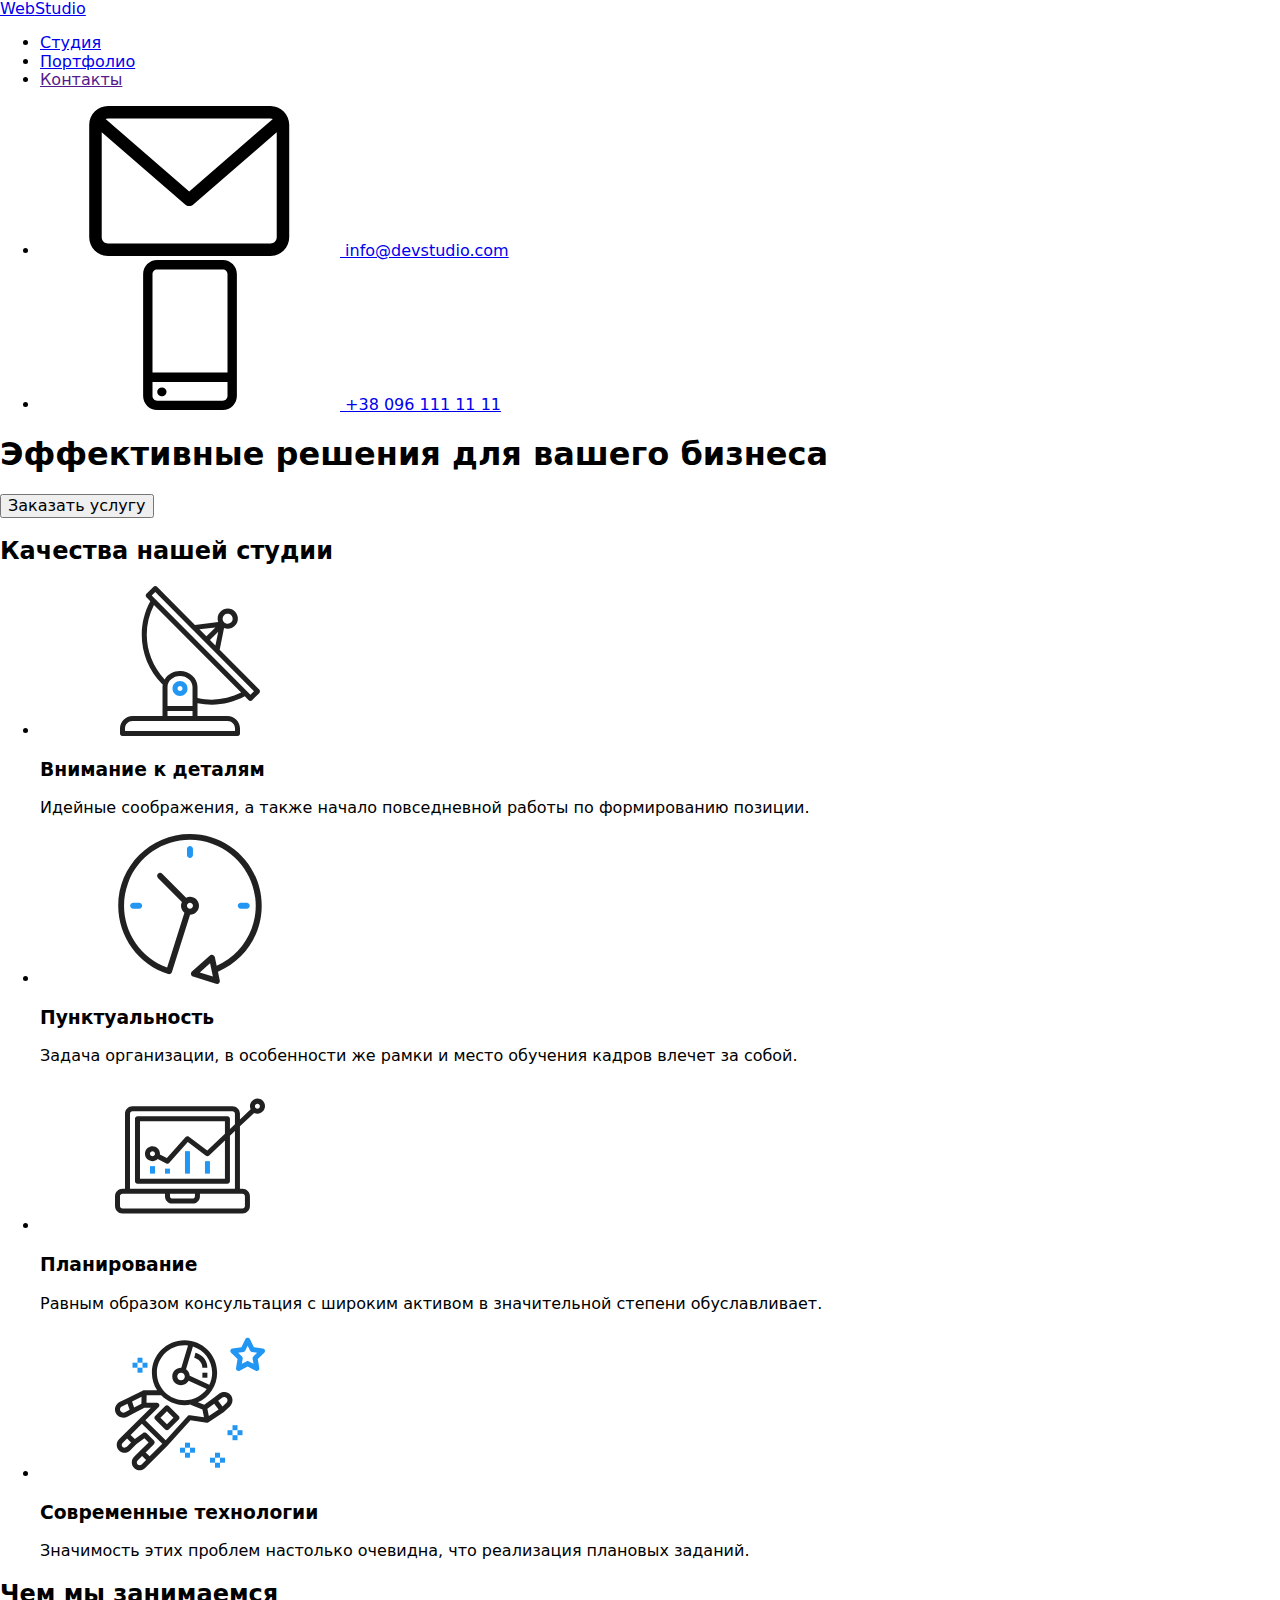
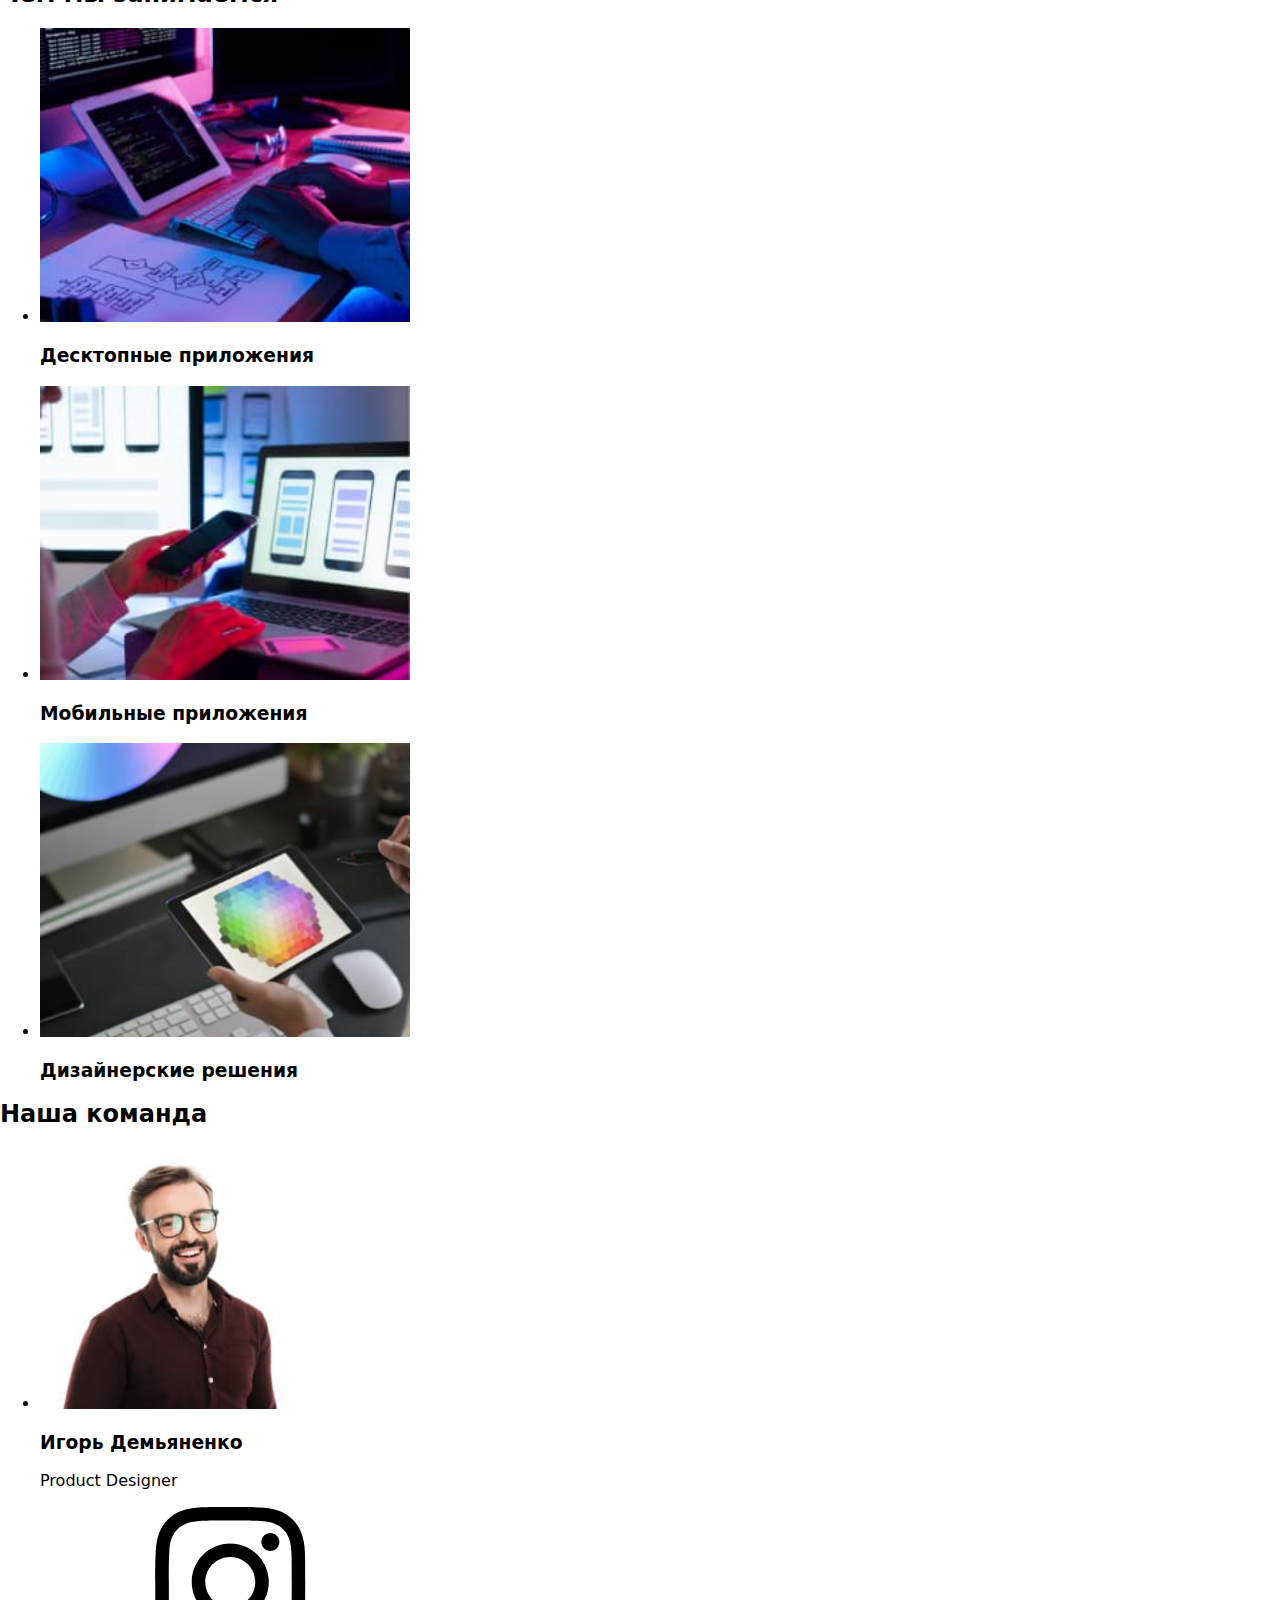
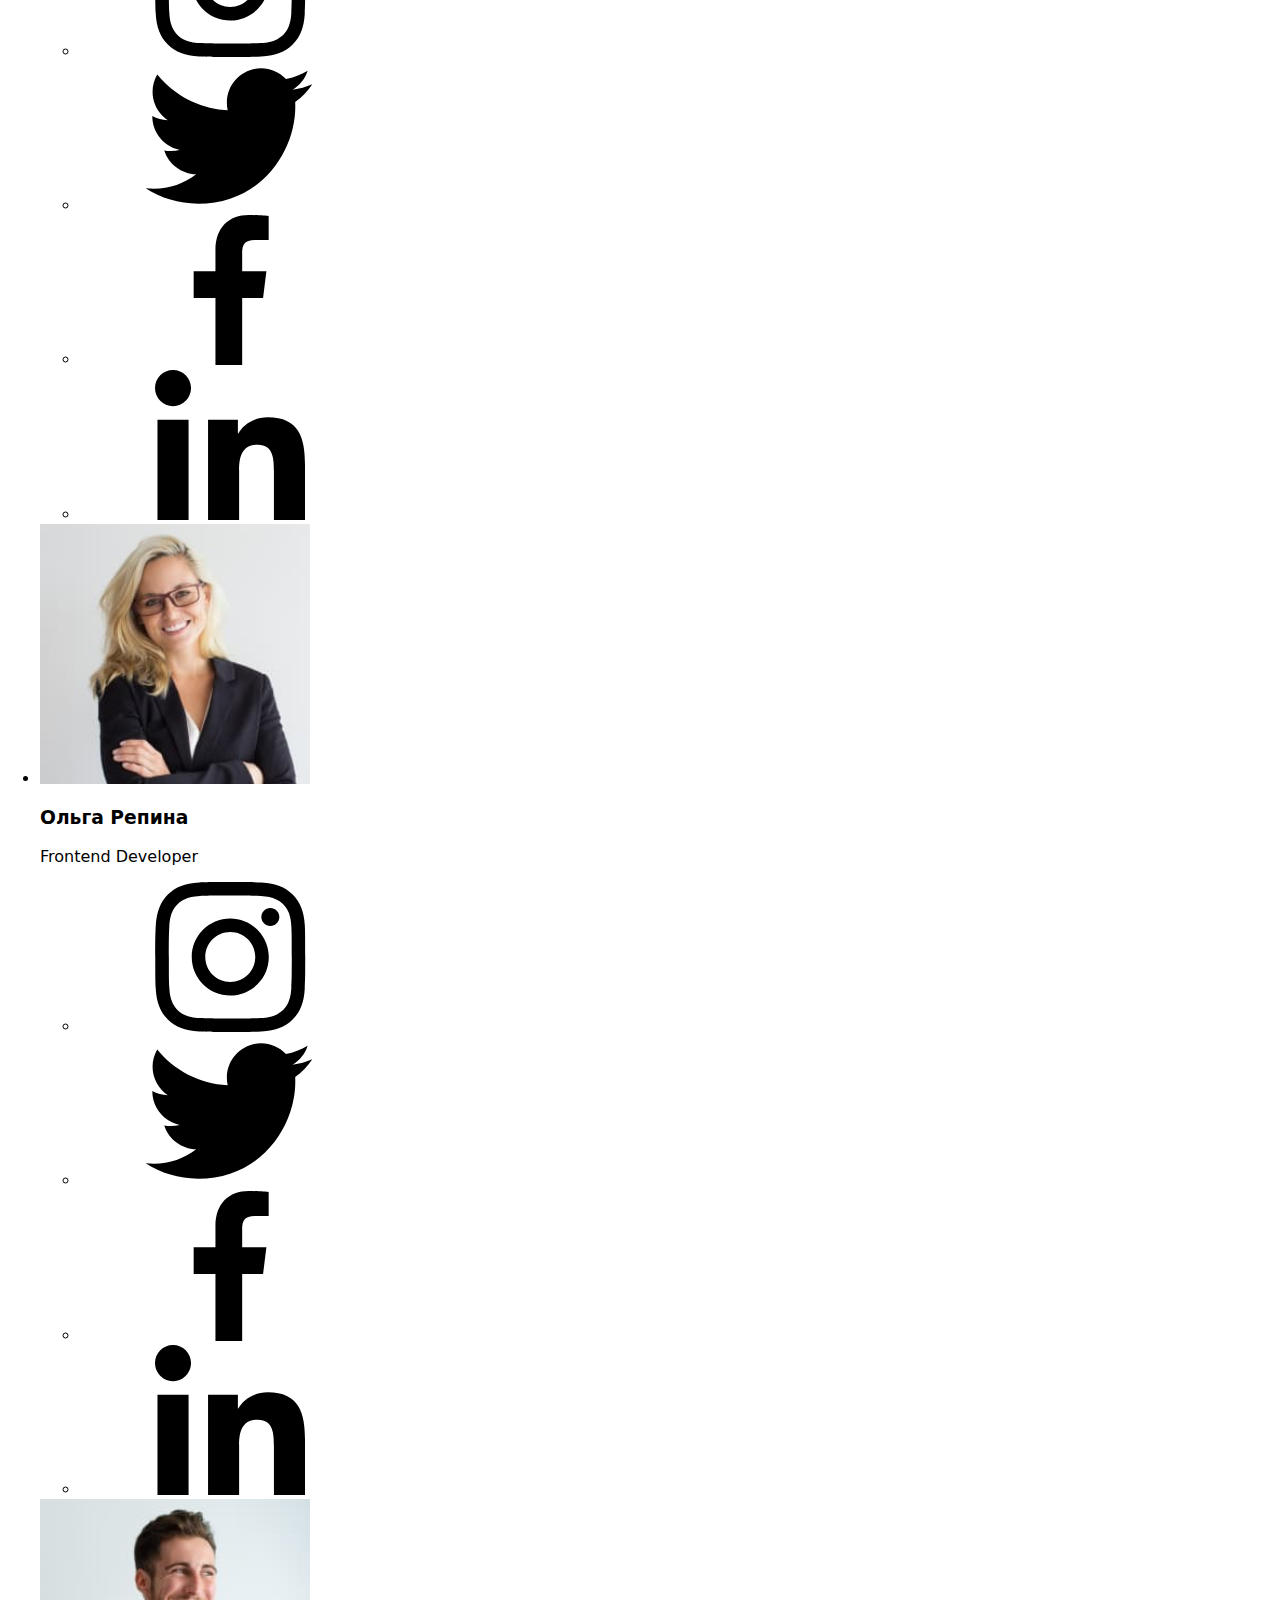
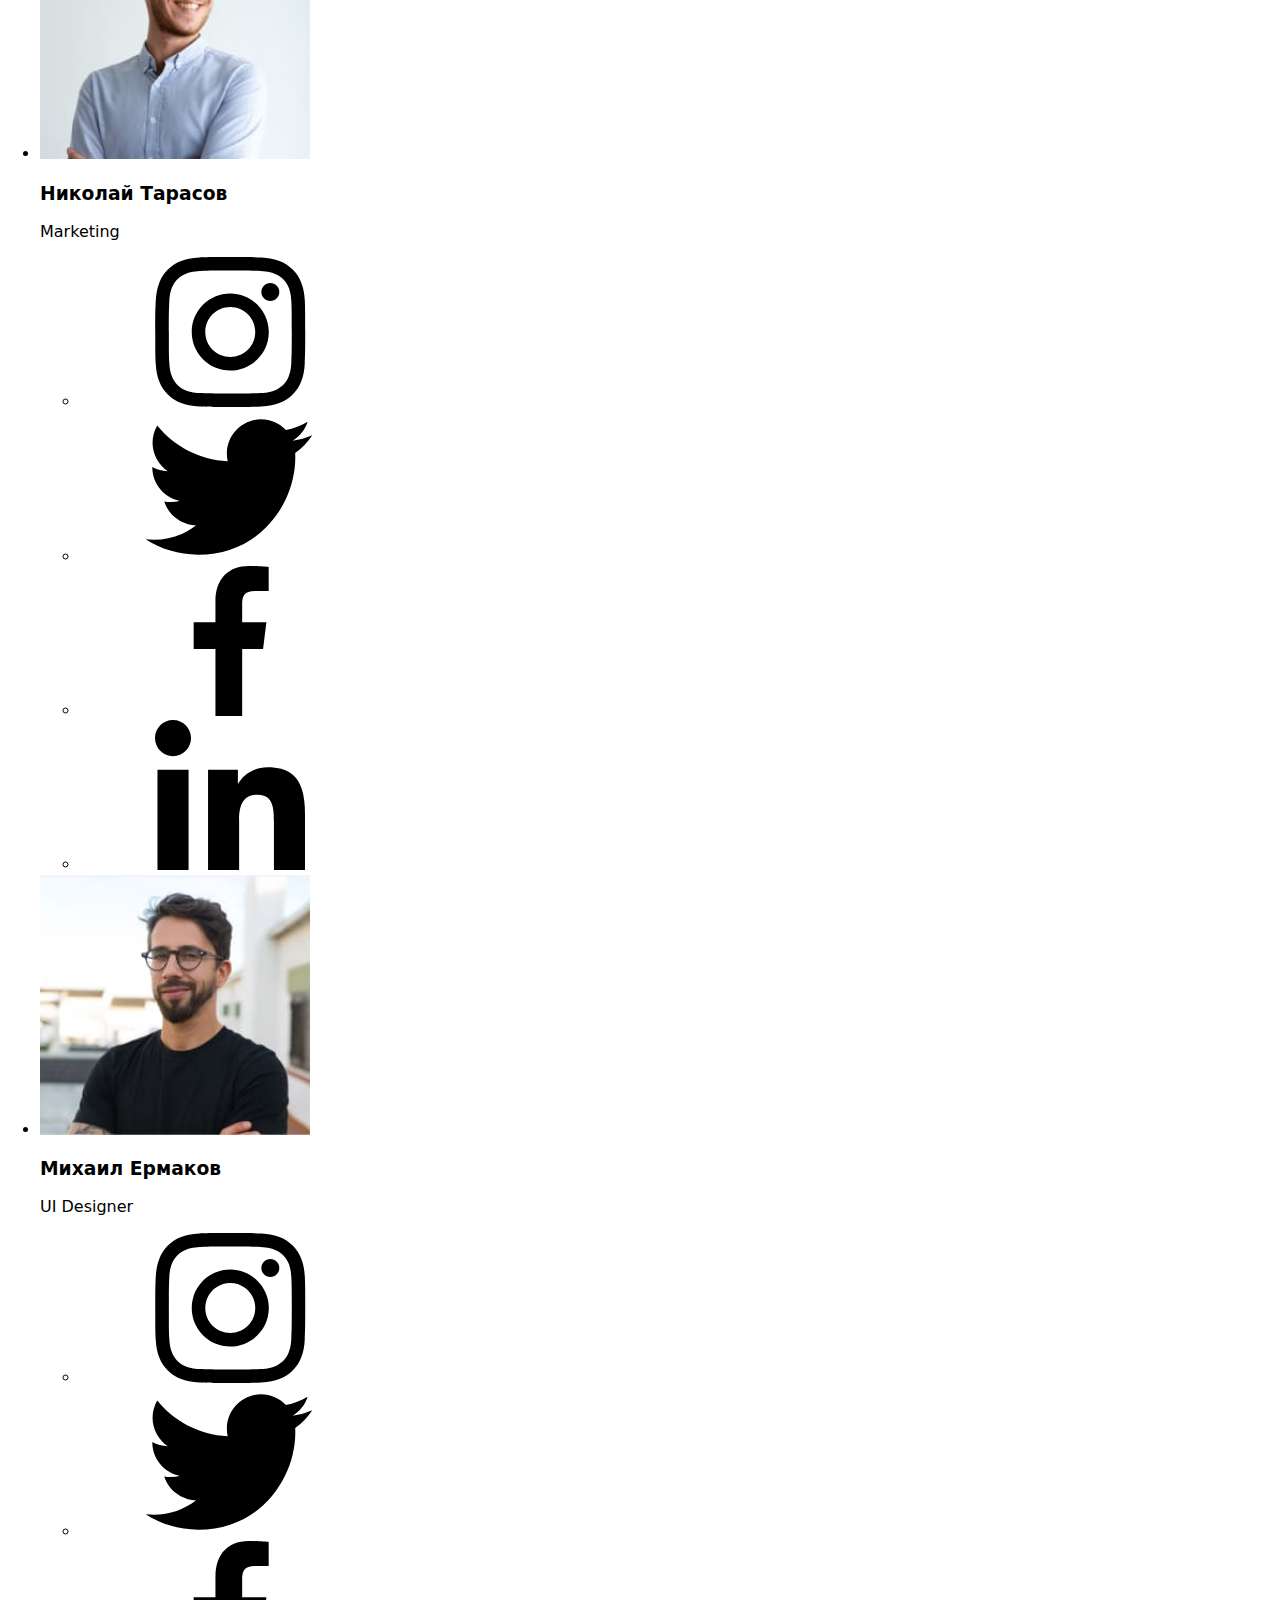
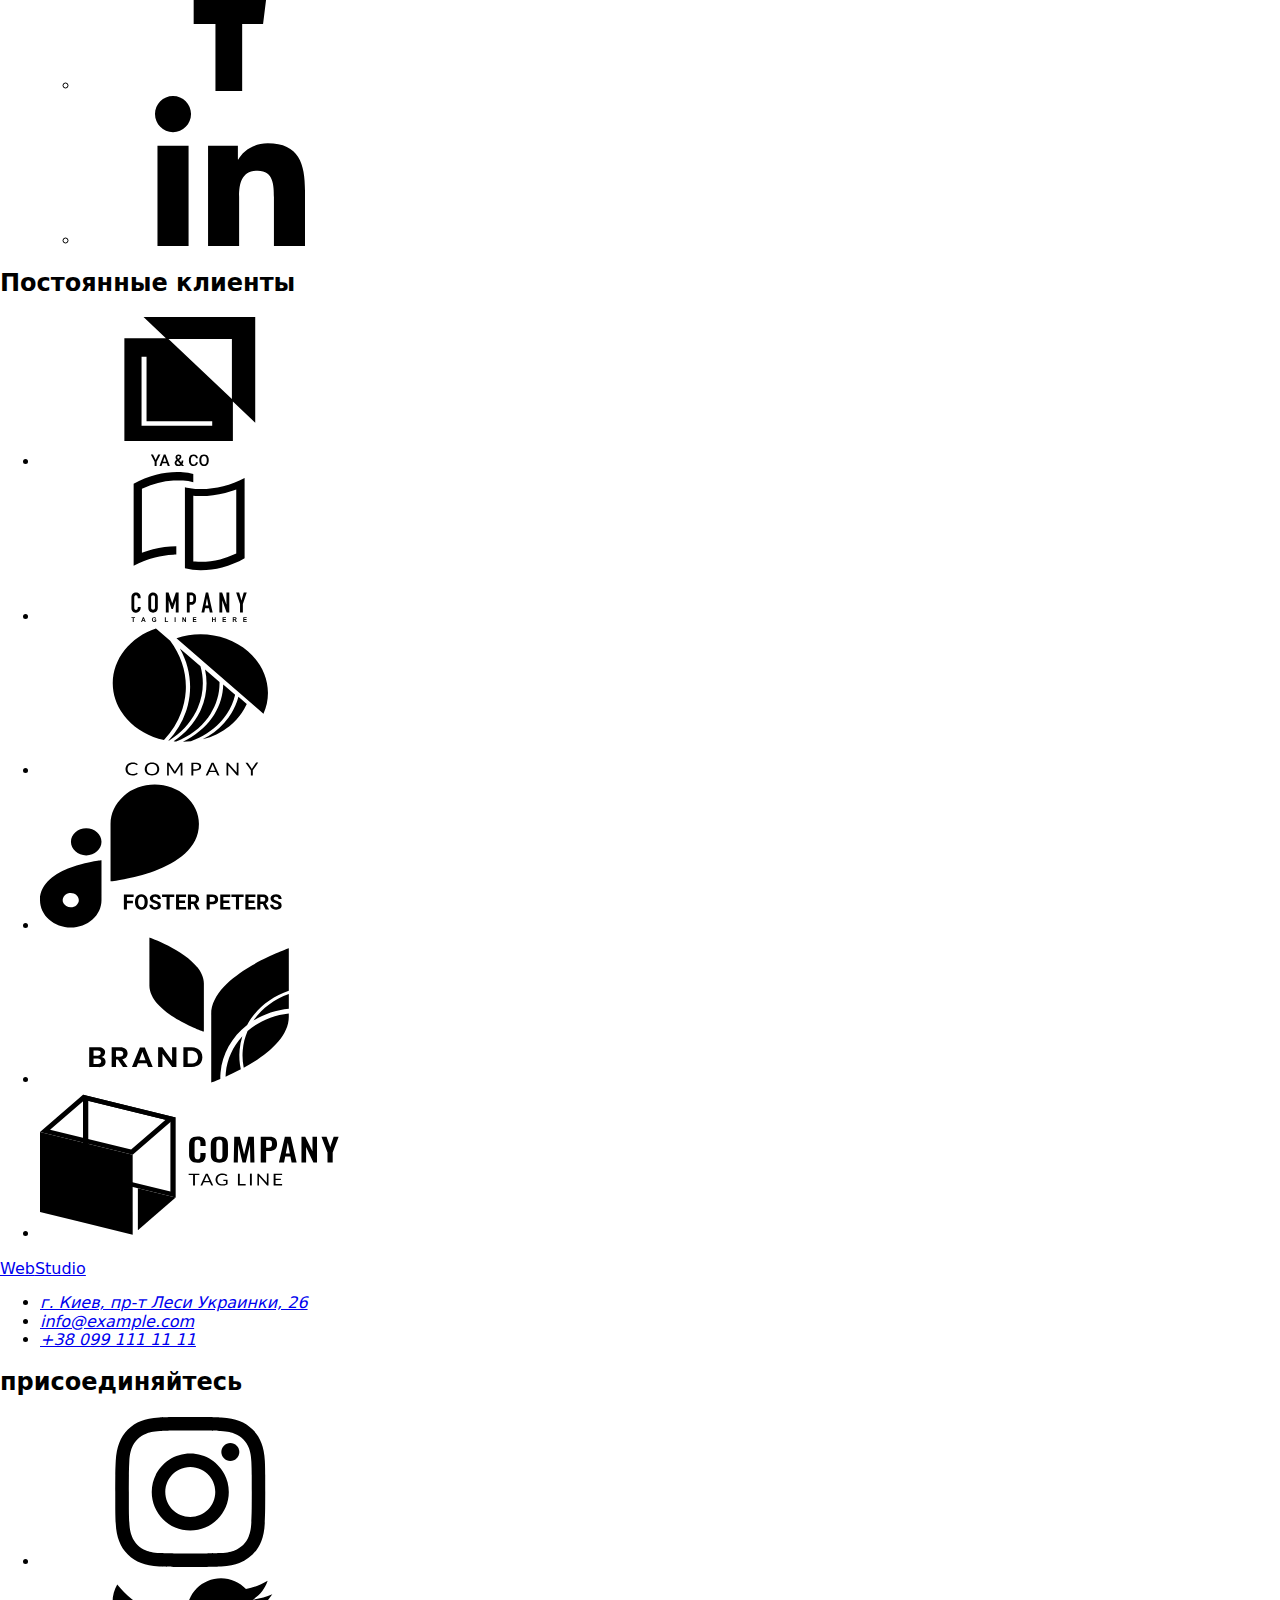
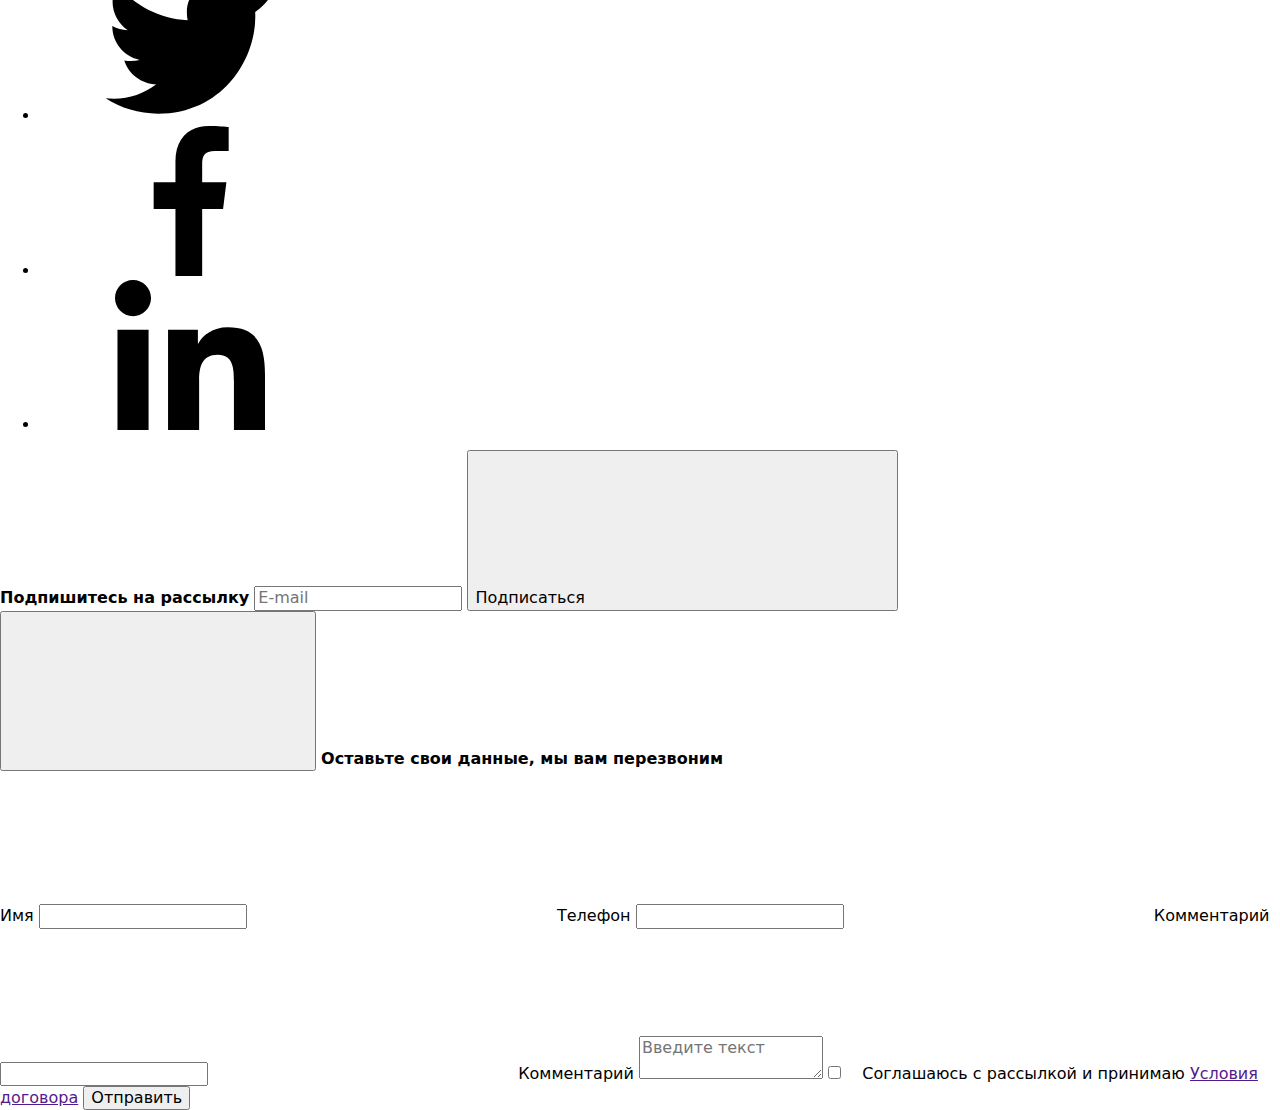
<file: index.html>
<!DOCTYPE html>
<html lang="ru">
<head>
    <meta charset="UTF-8">
    <meta name="viewport" content="width=device-width, initial-scale=1.0">
    <title lang="en">WebStudio</title>
    <link rel="stylesheet" href="https://cdnjs.cloudflare.com/ajax/libs/modern-normalize/1.0.0/modern-normalize.min.css">
    <!--<link rel="stylesheet" href="./css/stylas.css">--> 
    <link rel="stylesheet" href="./css/main.min.css">
    <link rel="stylesheet" href="https://cdnjs.cloudflare.com/ajax/libs/animate.css/4.1.1/animate.min.css">
    <link rel="preconnect" href="https://fonts.gstatic.com">
    <link href="https://fonts.googleapis.com/css2?family=Raleway:wght@700&family=Roboto:wght@400;500;700;900&display=swap"
        rel="stylesheet">
</head>
<body>
    <!--Header-->
    <header class="header">
        <div class=" header__contacts">
            <nav class="header__nav">
                <a class=" logo heder__logo  link animate__pulse animate__animated" href="index.html" lang="en"> <span class="logo__span">Web</span>Studio</a>
                <ul class="nav__list list">
                    <li class="nav__list__item">
                        <a class="navigation-link activ  link" href="index.html">Студия</a>
                    </li>
                    <li class="nav__list__item">
                        <a class="navigation-link link" href="portfolio.html">Портфолио</a>
                    </li>
                    <li class="nav__list__item">
                        <a class="nav__list__link link" href="">Контакты</a>
                    </li>
                </ul>
            </nav>
            <ul class="header-contacts-list list">
                <li class="header-contacts-item">
                    <a class="header-contacts-link mailto link" href="mailto:info@devstudio.com">
                        <svg class="contacts-svg email-svg">
                            <use href="./images/sprite.svg#icon-email"></use>
                        </svg>
                        info@devstudio.com
                    </a>
                </li>
                <li class="header-contacts-item">
                    <a class="header-contacts-link tel link" href="tel:+380961111111">                    
                        <svg class="contacts-svg tel-svg">
                            <use href="./images/sprite.svg#icon-smartphone"></use>
                        </svg>
                        +38 096 111 11 11
                    </a>
                </li>
            </ul>
        </div>
    </header>
<!--Hero--> 
<main>
    <section class="hero">
        <div class="container">
            <h1 class="hero-item">Эффективные решения для вашего бизнеса</h1>
            <button class="modal-button " data-modal-open type="button" >Заказать услугу</button>
        </div>
    </section>
    <!--Content-->
    <!--My anvantages-->
    <section class="background-anvantages">
        <div  class=" container container-anvantages">
            <h2 class="visually-hidden">Качества нашей студии</h2>
            <ul class="list-anvantages list">
                <li class="item-anvantages">
                    <div class="svg-background">
                        <svg class="anvantages-svg">
                            <use href="./images/sprite.svg#icon-antenna"></use>
                        </svg>
                    </div>
                    <h3 class="anvantages-heading">Внимание к деталям</h3>
                    <p class="content">Идейные соображения, а также начало повседневной работы по формированию позиции.</p>
                </li>
                <li class="item-anvantages">
                    <div class="svg-background">
                        <svg class="anvantages-svg">
                            <use href="./images/sprite.svg#icon-clock"></use>
                        </svg>
                    </div>
                    <h3 class="anvantages-heading">Пунктуальность</h3>
                    <p class="content">Задача организации, в особенности же рамки и место обучения кадров влечет за собой.</p>
                </li>
                <li class="item-anvantages">
                    <div class="svg-background">
                        <svg class="anvantages-svg">
                            <use href="./images/sprite.svg#icon-diagram"></use>
                        </svg>
                    </div>
                    <h3 class="anvantages-heading">Планирование</h3>
                    <p class="content">Равным образом консультация с широким активом в значительной степени обуславливает.</p>
                </li>
                <li class="item-anvantages">
                    <div class="svg-background">
                        <svg class="anvantages-svg">
                            <use href="./images/sprite.svg#icon-astronaut"></use>
                        </svg>
                    </div>
                    <h3 class="anvantages-heading">Современные технологии</h3>
                    <p class="content">Значимость этих проблем настолько очевидна, что реализация плановых заданий.</p>
                </li>
            </ul>
        </div>         
    </section>
    <!--My work-->
    <section class="background work-list-container">
        <div class="container">
            <h2 class="second-heading hi-work">Чем мы занимаемся</h2>
            <ul class="work-list list">
                <li class="item-work">
                    <img class="work-img-first" src="./images/image1.jpg" alt="Фото рабочего места" width="370" height="294">
                    <div class="img-nama"> 
                        <h3>Десктопные приложения</h3>
                    </div>
                </li>
                <li class="item-work">
                    <img class="work-img-second" src="./images/image2.jpg" alt="Фото рабочего места со смартфона" width="370" height="294">
                    <div class="img-nama">
                        <h3>Мобильные приложения</h3>
                    </div>
                </li>
                <li class="item-work">
                    <img class="work-img-third" src="./images/image3.jpg" alt="Фото рабочего места с планшета" width="370" height="294">
                    <div class="img-nama">
                        <h3>Дизайнерские решения</h3>
                    </div>
                </li>
            </ul>
        </div>
    </section>
    <!--My command-->
    <section class="my-command">
        <div class="container">        
            <h2 class="second-heading h-command">Наша команда</h2>
            <ul class="command-list list">
                <li class="item-command">
                    <img src="./images/image4.jpg" alt="Фото" width="270" height="260">
                   <div class="text-comand">
                       <h3 class="third-heading">Игорь Демьяненко</h3>
                       <p class="content-command" lang="en">Product Designer</p>
                       <ul class="scocial-list list">
                           <li class="social-item">
                                <a class="social-link link" href="">
                                    <svg class="social-svg">
                                        <use href="./images/sprite.svg#icon-instagram"></use>
                                    </svg>
                                </a>
                           </li>
                           <li class="social-item">
                               <a class="social-link link" href="">
                                   <svg class="social-svg">
                                        <use href="./images/sprite.svg#icon-twitter"></use>
                                    </svg>
                                </a>                                    
                           </li>                            
                           <li class="social-item">                            
                               <a class="social-link link" href="">
                                   <svg class="social-svg">
                                        <use href="./images/sprite.svg#icon-facebook"></use>
                                    </svg>
                                </a>
                           </li>
                           <li class="social-item">
                               <a class="social-link link" href="">
                                   <svg class="social-svg">
                                        <use href="./images/sprite.svg#icon-linkedin"></use>
                                    </svg>
                                </a>
                           </li>
                       </ul>
                    </div> 
                </li>
                <li class="item-command">
                    <img src="./images/image5.jpg" alt="Фото" width="270" height="260">
                   <div class="text-comand">                        
                       <h3 class="third-heading">Ольга Репина</h3>
                       <p class="content-command" lang="an">Frontend Developer</p>
                        <ul class="scocial-list list">
                            <li class="social-item">
                                <a class="social-link link" href="">
                                    <svg class="social-svg">
                                        <use href="./images/sprite.svg#icon-instagram"></use>
                                    </svg>
                                </a>
                            </li>
                            <li class="social-item">
                                <a class="social-link link" href="">
                                    <svg class="social-svg">
                                        <use href="./images/sprite.svg#icon-twitter"></use>
                                    </svg>
                                </a>
                            </li>
                            <li class="social-item">
                                <a class="social-link link" href="">
                                    <svg class="social-svg">
                                        <use href="./images/sprite.svg#icon-facebook"></use>
                                    </svg>
                                </a>
                            </li>
                            <li class="social-item">
                                <a class="social-link link" href="">
                                    <svg class="social-svg">
                                        <use href="./images/sprite.svg#icon-linkedin"></use>
                                    </svg>
                                </a>
                            </li>
                        </ul>                    
                    </div>
                </li>
                <li class="item-command">
                    <img src="./images/image6.jpg" alt="Фото" width="270" height="260">
                   <div class="text-comand"> 
                       <h3 class="third-heading">Николай Тарасов</h3>
                       <p class="content-command" lang="en">Marketing</p>
                        <ul class="scocial-list list">
                            <li class="social-item">
                                <a class="social-link link" href="">
                                    <svg class="social-svg">
                                        <use href="./images/sprite.svg#icon-instagram"></use>
                                    </svg>
                                </a>
                            </li>
                            <li class="social-item">
                                <a class="social-link link" href="">
                                    <svg class="social-svg">
                                        <use href="./images/sprite.svg#icon-twitter"></use>
                                    </svg>
                                </a>
                            </li>
                            <li class="social-item">
                                <a class="social-link link" href="">
                                    <svg class="social-svg">
                                        <use href="./images/sprite.svg#icon-facebook"></use>
                                    </svg>
                                </a>
                            </li>
                            <li class="social-item">
                                <a class="social-link link" href="">
                                    <svg class="social-svg">
                                        <use href="./images/sprite.svg#icon-linkedin"></use>
                                    </svg>
                                </a>
                            </li>
                        </ul>
                    </div>
                </li>
                <li class="item-command">
                    <img src="./images/image7.jpg" alt="Фото" width="270" height="260">
                   <div class="text-comand"> 
                       <h3 class="third-heading">Михаил Ермаков</h3>
                       <p class="content-command" lang="en">UI Designer</p>
                        <ul class="scocial-list list">
                            <li class="social-item">
                                <a class="social-link link" href="">
                                    <svg class="social-svg">
                                        <use href="./images/sprite.svg#icon-instagram"></use>
                                    </svg>
                                </a>
                            </li>
                            <li class="social-item">
                                <a class="social-link link" href="">
                                    <svg class="social-svg">
                                        <use href="./images/sprite.svg#icon-twitter"></use>
                                    </svg>
                                </a>
                            </li>
                            <li class="social-item">
                                <a class="social-link link" href="">
                                    <svg class="social-svg">
                                        <use href="./images/sprite.svg#icon-facebook"></use>
                                    </svg>
                                </a>
                            </li>
                            <li class="social-item">
                                <a class="social-link link" href="">
                                    <svg class="social-svg">
                                        <use href="./images/sprite.svg#icon-linkedin"></use>
                                    </svg>
                                </a>
                            </li>
                        </ul>
                    </div>
                </li>
            </ul>
        </div>
    </section>
      <!--Clients-->
    <section class="clients">
        <div class="container clients-container">
            <h2 class="second-heading">Постоянные клиенты</h2>
            <ul class="clients-list">
                <li class="clients-item list">
                    <a class="link-clients-svg list" href="">                    
                        <svg class="clients-svg svg-first">
                            <use href="./images/sprite.svg#icon-group"></use>
                        </svg>
                    </a>
                </li>
                <li class="clients-item list">
                    <a class="link-clients-svg list" href="">
                        <svg class="clients-svg svg-second">
                            <use href="./images/sprite.svg#icon-group-1"></use>
                        </svg>
                    </a>                    
                </li>
                <li class="clients-item list">
                    <a class="link-clients-svg list" href="">
                        <svg class="clients-svg svg-third">
                            <use href="./images/sprite.svg#icon-group-2"></use>
                        </svg>
                    </a>
                </li>
                <li class="clients-item list">
                    <a class="link-clients-svg list" href="">
                        <svg class="clients-svg svg-quarters">
                            <use href="./images/sprite.svg#icon-group-3"></use>
                        </svg>
                    </a>
                </li>
                <li class="clients-item list">
                    <a class="link-clients-svg list" href="">
                        <svg class="clients-svg svg-fifth">
                            <use href="./images/sprite.svg#icon-group-4"></use>
                        </svg>
                    </a>
                </li>
                <li class="clients-item list">
                    <a class="link-clients-svg list" href="">
                        <svg class="clients-svg svg-sixth">
                            <use href="./images/sprite.svg#icon-group-5"></use>
                        </svg>
                    </a>
                </li>
            </ul>
        </div>
    </section>
</main>
    <!--Footer-->
    <footer class="footer">
        <div class="container div-footer">
            <div class="footer-logotype-section">        
                <a class="logotype-footer link" href="index.html" lang="en"> <span class="logotype-firsst-part">Web</span>Studio</a>
                <address class="footer-address">
                    <ul class="address-list list">
                        <li class="address-item">
                            <a class="address-link link" href="https://goo.gl/maps/ZfYPFyJzRReLCmvX6" target="_blank" rel="noopener noreferrer">г. Киев, пр-т Леси Украинки, 26</a>
                        </li>
                        <li class="address-item">
                            <a class="contact-link-footer link" href="mailto:info@example.com">info@example.com</a>
                        </li>
                        <li class="address-item">
                            <a class="contact-link-footer link" href="tel:+380991111111">+38 099 111 11 11</a>
                    </li>
                    </ul>
                </address>
            </div>   
            <div class="footer-sosial-section">
                <h2 class="anvantages-heading footer-heading">присоединяйтесь</h2>
                <ul class="scocial-list list">
                    <li class="social-item">
                        <a class="social-link-footer link" href="">
                            <svg class="social-svg-footer">
                                <use href="./images/sprite.svg#icon-instagram"></use>
                            </svg>
                        </a>
                    </li>
                    <li class="social-item">
                        <a class="social-link-footer link" href="">
                            <svg class="social-svg-footer">
                                <use href="./images/sprite.svg#icon-twitter"></use>
                            </svg>
                        </a>
                    </li>
                    <li class="social-item">
                        <a class="social-link-footer link" href="">
                            <svg class="social-svg-footer">
                                <use href="./images/sprite.svg#icon-facebook"></use>
                            </svg>
                        </a>
                    </li>
                    <li class="social-item">
                        <a class="social-link-footer link" href="">
                            <svg class="social-svg-footer">
                                <use href="./images/sprite.svg#icon-linkedin"></use>
                            </svg>
                        </a>
                    </li>
                </ul>
            </div>
            <div class="sektion-footer-fopm">
                <form action="#" method="GET" class="foorer-form">
                    <b class="name-footer-form">Подпишитесь на рассылку</b>
                    <label class="label-form">
                        <input type="email" name="user-email" class="footer-contact-input" placeholder="E-mail" required>
                        <button type="submit" class="bt-footer-form">Подписаться 
                            <svg class="svg-footer-form">
                                <use href="./images/sprite.svg#icon-submit-bt"></use>
                            </svg> 
                        </button> 
                    </label>               
                </form>
            </div>                         
        </div>
    </footer>
    <!--Form-->
    <div class="bakdrop is-hidden" data-modal>
        <div class="modal">
            <button data-modal-close class="close-bt" type="button">
                <svg class="close-bt-svg">
                    <use href="./images/sprite.svg#icon-close-black"></use>
                </svg>
            </button>        
            <b class="modal-name">Оставьте свои данные, мы вам перезвоним</b>
            <form action="#" method="GET" class="modal-form">
                <label class="label-modal-form">Имя
                    <span class="span-imput-form">
                        <input type="text" name="user-name"  class="modal-contact-input" placeholder="" required minlength="2">
                        <svg class="svg-modal-form">
                            <use href="./images/sprite.svg#icon-neam-form"></use>
                        </svg>
                    </span>
                </label>
                <label class="label-modal-form">Телефон
                    <span class="span-imput-form">
                        <input type="tel" name="user-phone" class="modal-contact-input" placeholder="" required pattern="[0-9]{3}-[0-9]{3}-[0-9]{2}-[0-9]{2}" title="050-111-11-11">
                        <svg class="svg-modal-form">
                            <use href="./images/sprite.svg#icon-tel-form"></use>
                        </svg>
                    </span>
                </label>
                <label class="label-modal-form">Комментарий
                    <span class="span-imput-form">
                        <input type="email" name="user-email" class="modal-contact-input" placeholder="" required>
                        <svg class="svg-modal-form">
                            <use href="./images/sprite.svg#icon-amail-form"></use>
                        </svg> 
                    </span>
                </label>
                <label class="label-modal-form">Комментарий
                    <textarea name="user-messag" class="user-messag-modal" placeholder="Введите текст"></textarea>               
                </label>
                
                <input type="checkbox" class="check-input visually-hidden-second" id="input-check-form" required>                
                <label class="check-box-form option" for="input-check-form">
                        <svg class="svg-modal-form-off" width="11px" height="8px">
                            <use href="./images/check.svg#icon-check"></use>
                        </svg>
                    Соглашаюсь с рассылкой и принимаю
                    <a href="" class="linc-modal">Условия договора</a>
                </label>
                <button class="submit-bt-form" type="submit">Отправить</button>           
            </form>       
        </div>
    </div> 
   <script src="./js/modal.js"></script>
</body>
</html>
</file>
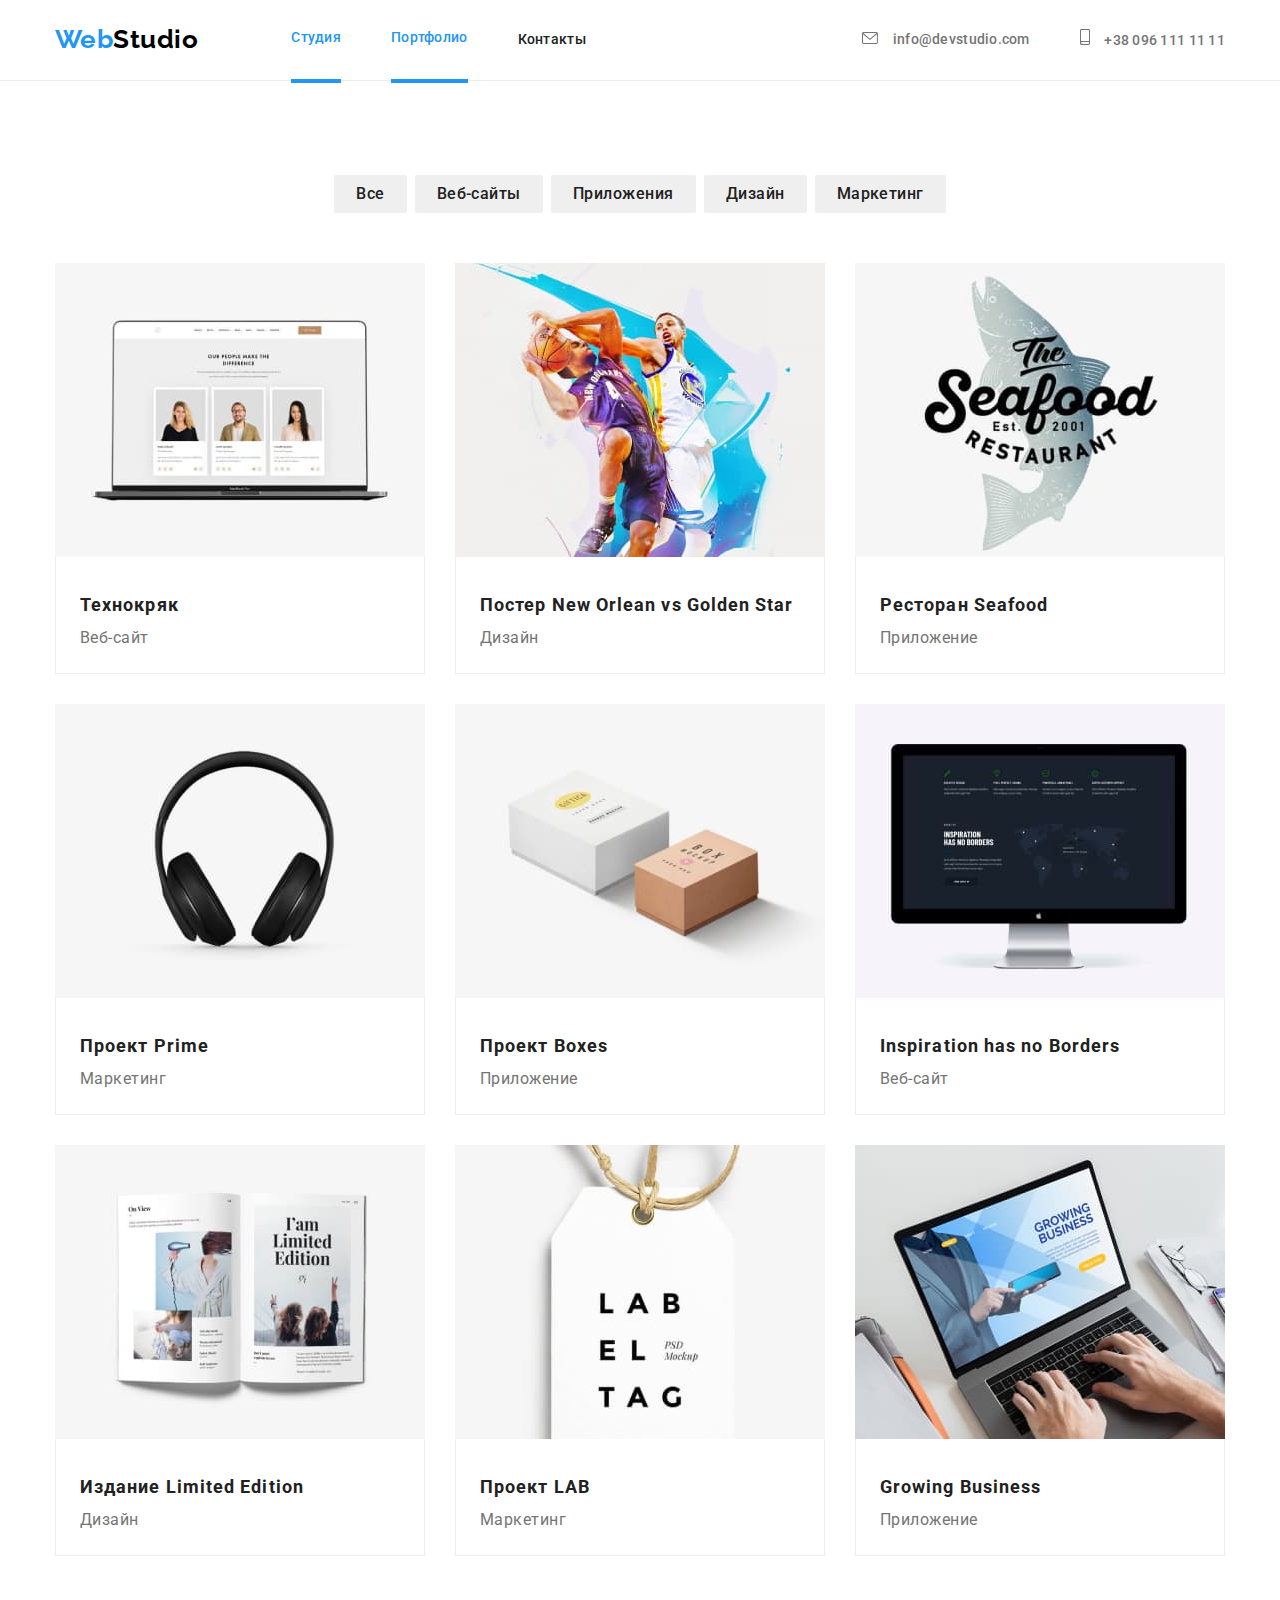
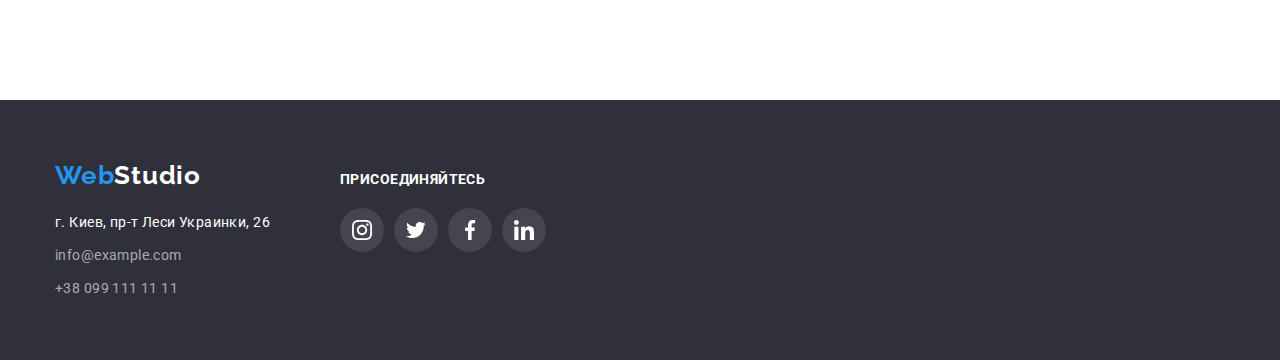
<file: portfolio.html>
<!DOCTYPE html>
<html lang="ru">
<head>
    <meta charset="UTF-8">
    <meta http-equiv="X-UA-Compatible" content="IE=edge">
    <meta name="viewport" content="width=device-width, initial-scale=1.0">
    <title>Портфолио</title>
    <link rel="stylesheet" href="https://cdnjs.cloudflare.com/ajax/libs/modern-normalize/1.0.0/modern-normalize.min.css">
    <link rel="stylesheet" href="./css/stylas.css">
    <link rel="preconnect" href="https://fonts.gstatic.com">
    <link href="https://fonts.googleapis.com/css2?family=Raleway:wght@700&family=Roboto:wght@400;500;700;900&display=swap"
        rel="stylesheet">
</head> 
<body>
    <!--Header-->
    <header class="header">
        <div class=" header-contacts">
            <nav class="navigation-header">
                <a class="logotype link" href="index.html" lang="en"> <span
                        class="logotype-firsst-part">Web</span>Studio</a>
                <ul class="navigation-list list">
                    <li class="navigation-item">
                        <a class="navigation-link activ link" href="index.html">Студия</a>
                    </li>
                    <li class="navigation-item">
                        <a class="navigation-link activ link" href="portfolio.html">Портфолио</a>
                    </li>
                    <li class="navigation-item">
                        <a class="navigation-link link" href="">Контакты</a>
                    </li>
                </ul>
            </nav>
            <ul class="header-contacts-list list">
                <li class="header-contacts-item">
                    <svg class="contacts-svg email-svg">
                        <use href="./images/sprite.svg#icon-email"></use>
                    </svg>
                    <a class="header-contacts-link mailto link" href="mailto:info@devstudio.com">info@devstudio.com</a>
                </li>
                <li class="header-contacts-item">
                    <svg class="contacts-svg tel-svg">
                        <use href="./images/sprite.svg#icon-smartphone"></use>
                    </svg>
                    <a class="header-contacts-link tel link" href="tel:+380961111111">+38 096 111 11 11</a>
                </li>
            </ul>
        </div>
    </header>
    <!--Menu-->
    <main> 
        <section class="portfolio">
            <div class="container bt-container">
                <h2 class="visually-hidden">Навигация по странице</h2>           
                <ul class="list-menu list">
                    <li class="item-menu">
                        <button class="bt-menu" type="button">Все</button>
                    </li>
                    <li class="item-menu">
                        <button class="bt-menu" type="button">Веб-сайты</button>
                    </li>
                    <li class="item-menu">
                        <button class="bt-menu" type="button">Приложения</button>                        </li>
                    <li class="item-menu">
                        <button class="bt-menu" type="button">Дизайн</button>
                    </li>
                    <li class="item-menu">
                         <button class="bt-menu" type="button">Маркетинг</button>                            
                    </li>
                </ul>
                <!--Content-->
                <h2 class="visually-hidden">Наши роботы</h2>
                <ul class="list-content list">
                    <li class="item-content">
                        <img class="img-content" src="./portfolio.imagec/img1.jpg" alt="Ноутбук" width="370" height="294">
                       <div class="texts-item">
                            <h3 class="third-h">Технокряк</h3>
                            <P class="content-text" >Веб-сайт</P>
                        </div>  
                    </li>
                    <li class="item-content">
                        <img class="img-content" src="./portfolio.imagec/img2.jpg" alt="Игра в баскетбол" width="370" height="294">
                       <div class="texts-item">
                            <h3 class="third-h">Постер <span lang="en">New Orlean vs Golden Star</span></h3>
                            <P class="content-text" >Дизайн</P>
                        </div> 
                        
                    </li>
                    <li class="item-content">
                        <img class="img-content" src="./portfolio.imagec/img3.jpg" alt="Логотип" width="370" height="294">
                       <div class="texts-item"> 
                            <h3 class="third-h">Ресторан <span lang="en">Seafood</span></h3>
                            <P class="content-text" >Приложение</P>
                        </div>
                    </li>
                    <li class="item-content">
                        <img class="img-content" src="./portfolio.imagec/img4.jpg" alt="Наушники" width="370" height="294">
                       <div class="texts-item"> 
                            <h3 class="third-h">Проект <span lang="en">Prime</span></h3>
                            <P class="content-text" >Маркетинг</P>
                        </div>
                    </li>
                    <li class="item-content">
                        <img class="img-content" src="./portfolio.imagec/img5.jpg" alt="Коробки" width="370" height="294">
                       <div class="texts-item">
                            <h3 class="third-h">Проект <span lang="en">Boxes</span></h3>
                            <P class="content-text" >Приложение</P>
                        </div> 
                    </li>
                    <li class="item-content">
                        <img class="img-content" src="./portfolio.imagec/img6.jpg" alt="Компьютерный экран" width="370" height="294">
                        <div class="texts-item"> 
                            <h3 class="third-h" lang="en">Inspiration has no Borders</h3>
                            <P class="content-text" >Веб-сайт</P>
                        </div>
                    </li>
                    <li class="item-content">
                        <img class="img-content" src="./portfolio.imagec/img7.jpg" alt="Книга" width="370" height="294">
                       <div class="texts-item"> 
                            <h3 class="third-h">Издание <span lang="en">Limited Edition</span></h3>
                            <P class="content-text" >Дизайн</P>
                        </div>
                    </li>
                    <li class="item-content">
                        <img class="img-content" src="./portfolio.imagec/img8.jpg" alt="Бирка" width="370" height="294">
                       <div class="texts-item"> 
                            <h3 class="third-h">Проект <span lang="en">LAB</span></h3>
                            <P class="content-text" >Маркетинг</P>
                        </div>
                    </li>
                    <li class="item-content">
                        <img class="img-content" src="./portfolio.imagec/img9.jpg" alt="Ноутбук"width="370" height="294">
                       <div class="texts-item"> 
                            <h3 class="third-h" lang="en">Growing Business</h3>
                            <P class="content-text" >Приложение</P>
                        </div>
                    </li>
                </ul>
            </div>
            </section>
        </section>
    </main>
    <!--"Footer-->
    <footer class="footer">
        <div class="container div-footer">
            <section class="footer-logotype-section">
                <a class="logotype-footer link" href="index.html" lang="en"> <span
                        class="logotype-firsst-part">Web</span>Studio</a>
                <address class="footer-address">
                    <ul class="address-list list">
                        <li class="address-item">
                            <a class="address-link link" href="https://goo.gl/maps/ZfYPFyJzRReLCmvX6" target="_blank"
                                rel="noopener noreferrer">г. Киев, пр-т Леси Украинки, 26</a>
                        </li>
                        <li class="address-item">
                            <a class="contact-link-footer link" href="mailto:info@example.com">info@example.com</a>
                        </li>
                        <li class="address-item">
                            <a class="contact-link-footer link" href="tel:+380991111111">+38 099 111 11 11</a>
                        </li>
                    </ul>
                </address>
            </section>
            <section class="footer-sosial-section">
                <h2 class="anvantages-heading footer-heading">присоединяйтесь</h2>
                <ul class="scocial-list list">
                    <li class="social-item">
                        <a class="social-link-footer link" href="">
                            <svg class="social-svg-footer">
                                <use href="./images/sprite.svg#icon-instagram"></use>
                            </svg>
                        </a>
                    </li>
                    <li class="social-item">
                        <a class="social-link-footer link" href="">
                            <svg class="social-svg-footer">
                                <use href="./images/sprite.svg#icon-twitter"></use>
                            </svg>
                        </a>
                    </li>
                    <li class="social-item">
                        <a class="social-link-footer link" href="">
                            <svg class="social-svg-footer">
                                <use href="./images/sprite.svg#icon-facebook"></use>
                            </svg>
                        </a>
                    </li>
                    <li class="social-item">
                        <a class="social-link-footer link" href="">
                            <svg class="social-svg-footer">
                                <use href="./images/sprite.svg#icon-linkedin"></use>
                            </svg>
                        </a>
                    </li>
                </ul>
            </section>
        </div>
    </footer>
</body>
</html>
</file>
<file: css/stylas.css>
:root {
  --accent-color: #2196f3;
  --title-color: #212121;
  --color-content: #757575;
  --bt-menu-background: #f5f4fa;
  --light-color-content: #ffffff;
  --color-logo-heder: #000000;
  --background-color-hero: #c4c4c4;
  --background-color-footer: #2f303a;
  --modal-button-background: #188ce8;
  --social-svg-color: #afb1b8;
  --clients-svg-color: #afb1b8;
  --first-foyn: "Roboto", sans-serif;
  --second-foyn: "Raleway", sans-serif;
}
.list {
  list-style: none;
}
.link {
  text-decoration: none;
}
img {
  display: block;
}
h1,
h2,
h3,
h4,
h5,
h6,
p {
  margin-top: 0;
  margin-bottom: 0;
}
ul,
ol {
  margin-top: 0;
  margin-bottom: 0;
  padding-left: 0;
}
body {
  font-family: var(--first-foyn);
  letter-spacing: 0.03em;
  color: var(--color-content);
  background-color: var(--light-color-content);
}
/*==============Components=======================================*/
.second-heading {
  font-weight: 700;
  font-size: 36px;
  line-height: 1.16;
  text-align: center;
  letter-spacing: 0.03em;
  color: var(--title-color);
}
.content {
  font-weight: 400;
  font-size: 14px;
  line-height: 1.71;
  letter-spacing: 0.03em;
  color: var(--color-content);
}
.container {
  width: 1200px;
  padding-left: 15px;
  padding-right: 15px;
  margin: 0 auto;
}
/*==============End Components===================================*/
/*==================Header=======================================*/
.header {
  border-bottom: 1px solid #ececec;
  padding-top: 24px;
  padding-bottom: 25px;
}
.header-contacts {
  display: flex;
  align-items: center;
  width: 1200px;
  padding-left: 15px;
  padding-right: 15px;
  margin: 0 auto;
}
.navigation-header {
  display: flex;
  align-items: center;
}
.logotype {
  font-family: var(--second-foyn);
  font-weight: 700;
  font-size: 26px;
  line-height: 1.19;
  color: var(--color-logo-heder);
  margin-right: 93px;
  animation-duration: 250ms;
}
.logotype-firsst-part {
  color: var(--accent-color);
}
.navigation-list {
  display: flex;
  align-items: center;
}
.navigation-item:not(:last-child) {
  margin-right: 50px;
}
.navigation-link {
  font-weight: 500;
  font-size: 14px;
  line-height: 1.14;
  letter-spacing: 0.02em;
  color: var(--title-color);
  transition: color 250ms linear;
}
.navigation-link:hover,
.navigation-link:focus {
  color: var(--accent-color);
}
.activ {
  color: var(--accent-color);
}
.activ::after {
  display: flex;
  content: "";
  width: 100%;
  height: 4px;
  background-color: var(--accent-color);
  flex-shrink: 0;
  position: relative;
  top: 32px;
}
.header-contacts-link {
  transition: color 250ms linear;
}
.header-contacts-item:not(:last-child) {
  margin-right: 50px;
}
.contacts-svg {
  fill: var(--color-content);
}
.email-svg {
  width: 16px;
  height: 12px;
}
.tel-svg {
  width: 10px;
  height: 16px;
}
.contacts-svg {
  margin-right: 10px;
}
.contacts-svg {
  fill: currentColor;
}
.header-contacts-list {
  display: flex;
  align-items: center;
  margin-left: auto;
}
.header-contacts-link {
  font-weight: 500;
  font-size: 14px;
  line-height: 1.14;
  letter-spacing: 0.02em;
  color: var(--color-content);
}
.header-contacts-link:hover,
.header-contacts-link:focus {
  color: var(--accent-color);
}
/*==============End Header=======================================*/
/*==============Hero=============================================*/
.hero {
  background-color: var(--background-color-hero);
  padding-top: 200px;
  padding-bottom: 200px;
  background-image: linear-gradient(
      rgba(47, 48, 58, 0.4),
      rgba(47, 48, 58, 0.4)
    ),
    url(../hero/hero-bg.png);
  background-size: cover;
  background-repeat: no-repeat;
}
.hero-item {
  margin-left: 226px;
  width: 663px;
  display: flex;
  justify-content: center;
  word-wrap: normal;
  font-weight: 900;
  font-size: 44px;
  line-height: 1.3;
  text-align: center;
  letter-spacing: 0.06em;
  text-transform: uppercase;
  color: var(--light-color-content);
}
.modal-button {
  margin-top: 30px;
  justify-content: center;
  cursor: pointer;
}
.modal-button {
  font-family: var(--first-foyn);
  font-weight: 700;
  font-size: 16px;
  line-height: 1.87;
  letter-spacing: 0.06em;
  color: var(--light-color-content);
  background: var(--modal-button-background);
  box-shadow: 0px 4px 4px rgba(0, 0, 0, 0.15);
  border-radius: 4px;
  margin-left: auto;
  margin-right: auto;
  border-style: none;
  padding: 10px 32px;
  display: block;
  transition: background-color 250ms linear, color 250ms linear;
}
.modal-button:hover,
.modal-button:focus {
  background-color: var(--accent-color);
}
/*==============Content===========================================*/
/*==============My anvantages=====================================*/
.background-anvantages {
  padding-top: 94px;
  padding-bottom: 47px;
}
.anvantages-heading {
  font-weight: 700;
  font-size: 14px;
  line-height: 1.14;
  letter-spacing: 0.03em;
  text-transform: uppercase;
  color: var(--title-color);
}
.visually-hidden {
  position: absolute;
  width: 1px;
  height: 1px;
  margin: -1px;
  border: 0px;
  padding: 0px;
  white-space: nowrap;
  clip-path: inset(100%);
  clip: rect(0 0 0 0);
  overflow: hidden;
}
.svg-background {
  display: flex;
  justify-content: center;
  align-items: center;
  width: 270px;
  height: 120px;
  background-color: var(--bt-menu-background);
  margin-bottom: 30px;
}
.list-anvantages {
  display: flex;
  align-items: center;
}
.anvantages-svg {
  width: 70px;
  height: 70px;
  display: flex;
  justify-content: center;
  align-items: center;
}
.item-anvantages:not(:last-child) {
  margin-right: 30px;
}
/*==============End my anvantages=================================*/
/*==============My work===========================================*/
.work-list-container {
  padding-top: 47px;
  padding-bottom: 94px;
  margin-left: auto;
  margin-right: auto;
}
.anvantages-svg {
  width: 70px;
  height: 70px;
}
.hi-work {
  margin-bottom: 50px;
}
.work-list {
  display: flex;
  margin-left: -30px;
  margin-top: -30px;
}
.item-work {
  display: block;
  margin-left: 30px;
  margin-top: 30px;
}
.img-nama {
  background-color: rgba(47, 48, 58, 0.8);
  font-weight: bold;
  font-size: 14px;
  line-height: 1.14;
  text-align: center;
  letter-spacing: 0.03em;
  text-transform: uppercase;
  color: #ffffff;
  padding-top: 27px;
  padding-bottom: 27px;
  position: relative;
  margin-top: -70px;
}
/*==============End my work=======================================*/
/*==============My command========================================*/
.my-command {
  background-color: var(--bt-menu-background);
  padding-top: 94px;
  padding-bottom: 94px;
}
.h-command {
  margin-bottom: 50px;
}
.third-heading {
  font-weight: 500;
  font-size: 16px;
  line-height: 1.19;
  text-align: center;
  letter-spacing: 0.03em;
  color: var(--title-color);
  padding-bottom: 10px;
}
.content-command {
  font-size: 16px;
  line-height: 1.19;
  text-align: center;
  letter-spacing: 0.03em;
  color: var(--color-content);
  margin-bottom: 16px;
}
.text-comand {
  padding-top: 30px;
  padding-bottom: 30px;
  padding-right: 32px;
  padding-left: 32px;
}
.command-list {
  display: flex;
  margin-top: -30px;
  margin-left: -30px;
}
.item-command {
  margin-top: 30px;
  margin-left: 30px;
  box-shadow: 0px 1px 3px rgba(0, 0, 0, 0.12), 0px 1px 1px rgba(0, 0, 0, 0.14),
    0px 2px 1px rgba(0, 0, 0, 0.2);
  border-radius: 0px 0px 4px 4px;
  background-color: var(--light-color-content);
}
.scocial-list {
  display: flex;
}
.social-link:hover,
.social-link:focus {
  background-color: var(--accent-color);
}
.social-link:hover .social-svg,
.social-link:focus .social-svg {
  fill: var(--light-color-content);
}
.social-svg {
  width: 20px;
  height: 20px;
  fill: var(--social-svg-color);
  transition: fill 250ms linear;
}
.social-item:not(:last-child) {
  margin-right: 10px;
}
.social-link {
  display: flex;
  justify-content: center;
  align-items: center;
  width: 44px;
  height: 44px;
  border-radius: 50%;
  transition: background-color 250ms linear;
}
/*==============End my command====================================*/
/*==============Clients===========================================*/
.clients {
  padding-top: 94px;
  padding-bottom: 94px;
}
.clients-list {
  display: flex;
  transform: fill 250ms linear;
}
.link-clients-svg {
  border: 1px solid #afb1b8;
  border-radius: 4px;
  width: 170px;
  height: 92px;
  display: flex;
  justify-content: center;
  align-items: center;
  fill: var(--clients-svg-color);
  transition: fill 250ms linear, border 250ms linear;
}
.link-clients-svg:hover,
.link-clients-svg:focus {
  border: 1px solid #2196f3;
}
.link-clients-svg:hover .clients-svg,
.link-clients-svg:focus .clients-svg {
  fill: var(--accent-color);
}
.second-heading {
  padding-bottom: 50px;
}
.clients-item:not(:last-child) {
  margin-right: 30px;
}

.clients-item {
  fill: var(--clients-svg-color);
}
.svg-first {
  width: 41px;
  height: 47px;
}
.svg-second {
  width: 40px;
  height: 52px;
}
.svg-third {
  width: 43px;
  height: 41px;
}
.svg-quarters {
  width: 85px;
  height: 41px;
}
.svg-fifth {
  width: 63px;
  height: 45px;
}
.svg-sixth {
  width: 93px;
  height: 43px;
}
/*==============End clients=======================================*/
/*==============End Content=======================================*/
/*==============Footer============================================*/
.footer {
  background-color: var(--background-color-footer);
  padding-top: 60px;
  padding-bottom: 60px;
}
.div-footer {
  display: flex;
  align-items: baseline;
}
.logotype-footer {
  font-family: var(--second-foyn);
  font-weight: 700;
  font-size: 26px;
  line-height: 1.19;
  letter-spacing: 0.03em;
  color: var(--light-color-content);
  display: flex;
}
.footer-address {
  margin-top: 20px;
  font-style: normal;
}
.address-item:not(:last-child) {
  margin-bottom: 9px;
}
.address-link {
  font-style: normal;
  font-size: 14px;
  line-height: 1.71;
  letter-spacing: 0.03em;
  color: var(--light-color-content);
}
.contact-link-footer {
  font-size: 14px;
  line-height: 1.71;
  letter-spacing: 0.03em;
  color: rgba(255, 255, 255, 0.6);
}
.footer-logotype-section {
  margin-right: 70px;
}
.footer-heading {
  color: #ffffff;
  margin-bottom: 20px;
}
.social-link-footer {
  display: flex;
  justify-content: center;
  align-items: center;
  width: 44px;
  height: 44px;
  background-color: rgba(255, 255, 255, 0.1);
  border-radius: 50%;
  transition: background-color 250ms linear;
}
.social-svg-footer {
  width: 20px;
  height: 20px;
  fill: var(--light-color-content);
}
.social-link-footer:hover,
.social-link-footer:focus {
  background-color: var(--accent-color);
}
/*==============End Footer========================================*/

/*-----------------Портфолио-----------------------------------------*/
/*==============Components=======================================*/
.second-heading {
  font-weight: 700;
  font-size: 36px;
  line-height: 1.16;
  text-align: center;
  letter-spacing: 0.03em;
  color: var(--title-color);
}
.visually-hidden {
  position: absolute;
  width: 1px;
  height: 1px;
  margin: -1px;
  border: 0px;
  padding: 0px;
  white-space: nowrap;
  clip-path: inset(100%);
  clip: rect(0 0 0 0);
  overflow: hidden;
}
.portfolio {
  background-color: var(--light-color-content);
  padding-top: 94px;
  padding-bottom: 94px;
}
/*==============End Components===================================*/
/*==============Menu==============================================*/
.bt-container {
  padding-bottom: 50px;
}
.list-menu {
  display: flex;
  justify-content: center;
  margin-bottom: 50px;
  transition: box-shadow 250ms linear;
}
.item-menu:not(:last-child) {
  margin-right: 8px;
}
.item-menu {
  background-color: var(--bt-menu-background);
}
.bt-menu {
  font-family: var(--first-foyn);
  font-weight: 500;
  font-size: 16px;
  line-height: 1.63;
  text-align: center;
  letter-spacing: 0.03em;
  border-radius: 4px;
  color: var(--title-color);
  padding: 6px 22px;
  border: none;
  transition: background-color 250ms linear, color 250ms linear;
  cursor: pointer;
}
.bt-menu:hover,
.bt-menu:focus {
  color: var(--light-color-content);
  background-color: var(--accent-color);
  box-shadow: 0px 3px 1px rgba(0, 0, 0, 0.1), 0px 1px 2px rgba(0, 0, 0, 0.08),
    0px 2px 2px rgba(0, 0, 0, 0.12);
  border-radius: 4px;
}
/*==============End Menu==========================================*/
/*==============Content===========================================*/
.list-content {
  display: flex;
  flex-wrap: wrap;
  margin-left: -30px;
  margin-top: -30px;
}
.item-content {
  margin-left: 30px;
  margin-top: 30px;
  cursor: pointer;
}
.overly-hover-linc {
  display: block;
  transition: box-shadow 250ms linear;
}
.overly-hover-linc:hover,
.overly-hover-linc:focus {
  box-sizing: border-box;
  box-shadow: 0px 1px 1px rgba(0, 0, 0, 0.12), 0px 4px 4px rgba(0, 0, 0, 0.06),
    1px 4px 6px rgba(0, 0, 0, 0.16);
}
.third-h {
  font-weight: 700;
  font-size: 18px;
  line-height: 2;
  letter-spacing: 0.06em;
  color: var(--title-color);
  padding-top: 10px;
}
.content-text {
  font-family: Roboto;
  font-style: normal;
  font-weight: normal;
  font-size: 16px;
  line-height: 1.87;
  letter-spacing: 0.03em;
  color: var(--color-content);
}
.texts-item {
  padding: 20px 24px;
  border-right: 1px solid #eeeeee;
  border-left: 1px solid #eeeeee;
  border-bottom: 1px solid #eeeeee;
}
.overly-hover {
  position: relative;
  overflow: hidden;
}

.overly-hover-text {
  position: absolute;
  top: 0;
  left: 0;
  font-size: 18px;
  line-height: 1.55;
  letter-spacing: 0.03em;
  color: var(--light-color-content);
  padding: 63px 24px;
  width: 100%;
  height: 100%;
  background: rgba(33, 150, 243, 0.9);
  overflow: auto;
  transform: translatey(100%);
  transition: transform 250ms linear;
}
.overly-hover-linc:hover .overly-hover-text,
.overly-hover-linc:focus .overly-hover-text {
  transform: translatey(0%);
}
/*==============End Content=======================================*/
/*=================Form===========================================*/
.bakdrop {
  position: fixed;
  top: 0;
  left: 0;
  width: 100vw;
  height: 100vh;
  background-color: rgba(0, 0, 0, 0.2);
  z-index: 100;
  transition: opacity 250ms linear, visibility 250ms linear;
}
.is-hidden {
  opacity: 0;
  visibility: hidden;
  pointer-events: none;
}
.modal {
  position: absolute;
  top: 50%;
  left: 50%;
  transform: translate(-50%, -50%);
  width: 528px;
  height: 580px;
  background-color: var(--light-color-content);
  box-shadow: 0px 1px 3px rgba(0, 0, 0, 0.12), 0px 1px 1px rgba(0, 0, 0, 0.14),
    0px 2px 1px rgba(0, 0, 0, 0.2);
  border-radius: 4px;
}
.close-bt {
  position: absolute;
  top: 8px;
  right: 8px;
  width: 30px;
  height: 30px;
  background-color: transparent;
  border: 1px solid rgba(0, 0, 0, 0.1);
  border-radius: 50%;
  cursor: pointer;
  padding: 0;
}
.close-bt-svg {
  width: 18px;
  height: 18px;
  align-content: center;
  padding: 0;
}
/*===============And Form=========================================*/
</file>
<file: css/main.min.css>
/* No CSS *//*# sourceMappingURL=main.min.css.map */
</file>
